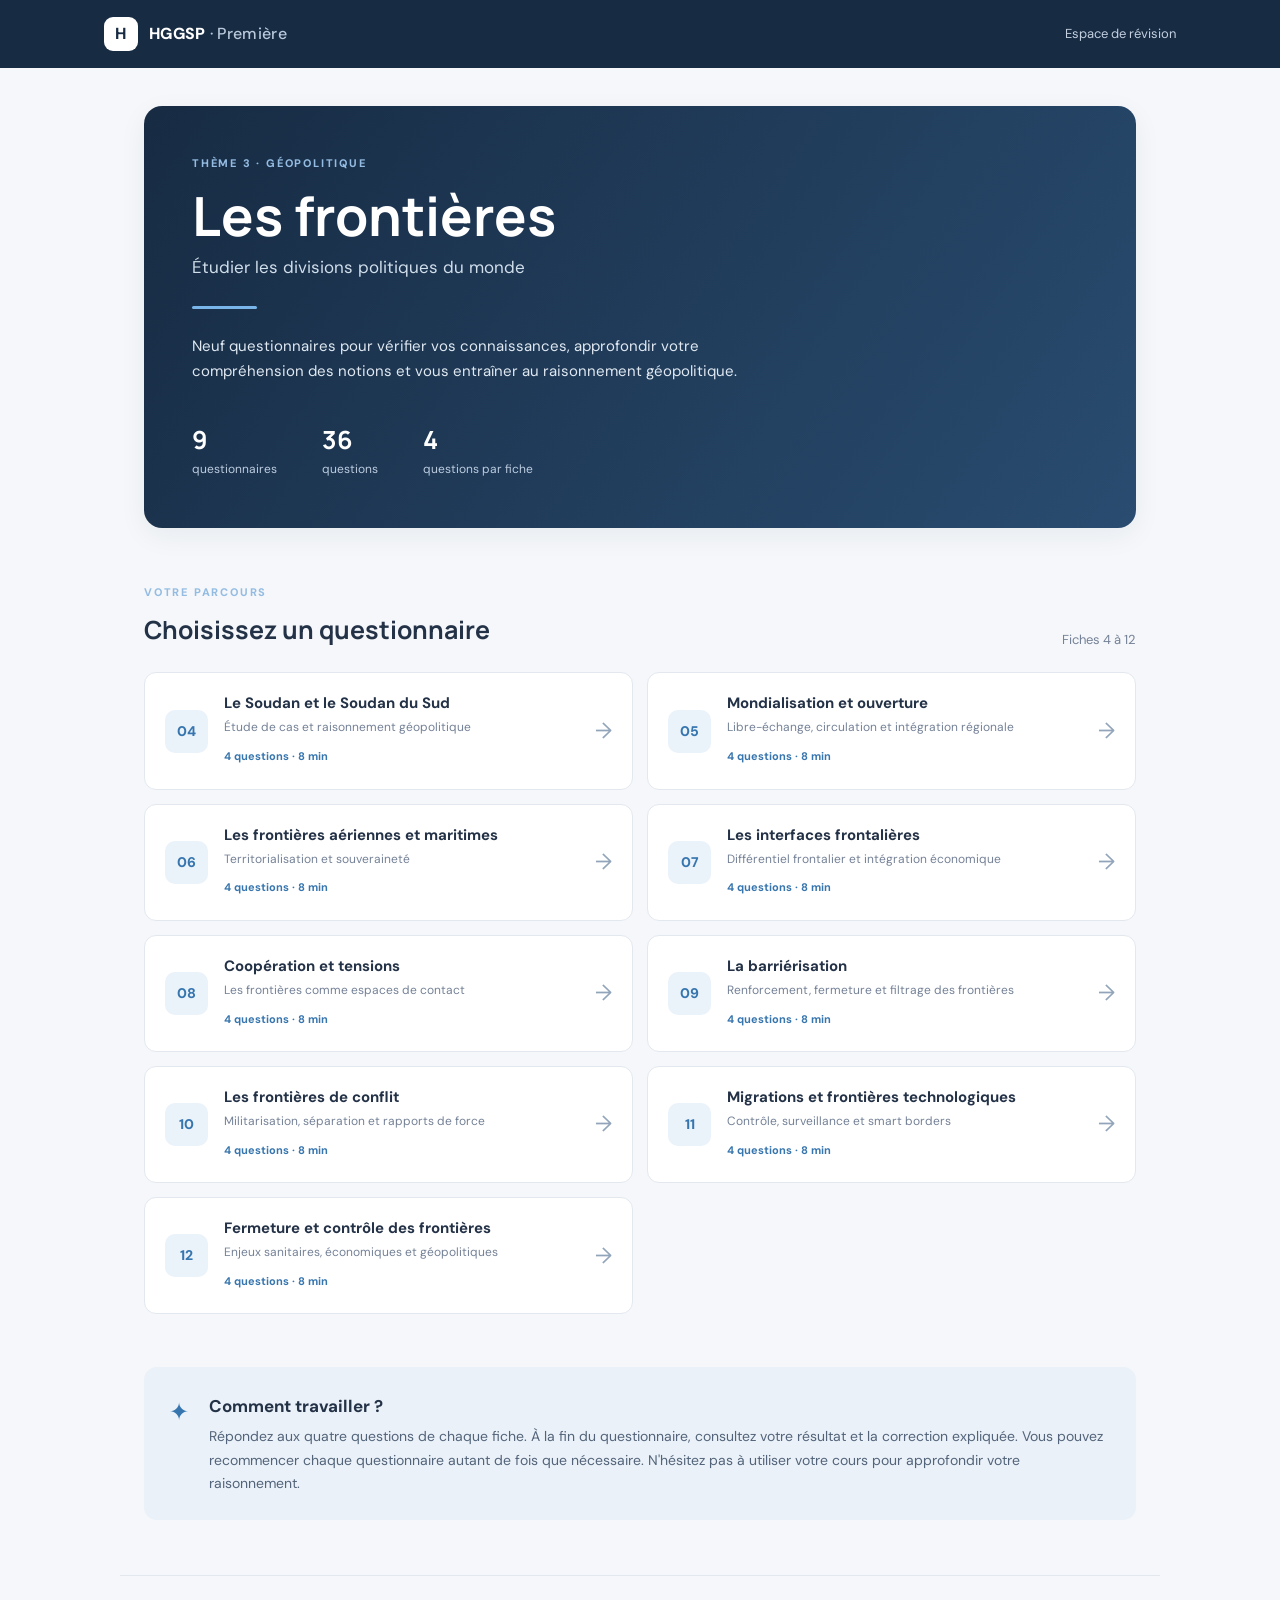
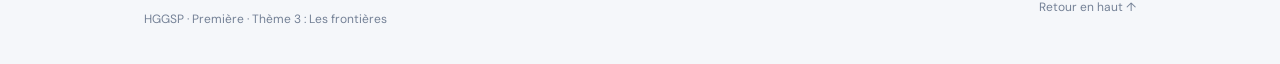
<file: index.html>
<!DOCTYPE html>
<html lang="fr">
<head>
  <meta charset="UTF-8">
  <meta name="viewport" content="width=device-width, initial-scale=1.0">
  <meta name="description" content="Application de révision HGGSP Première : les frontières.">
  <title>Réviser les frontières – HGGSP</title>
  <link rel="stylesheet" href="css/style.css">
</head>

<body>
  <header class="site-header">
    <div class="header-inner">
      <a href="index.html" class="brand">
        <span class="brand-mark">H</span>
        <span>HGGSP <span class="brand-light">· Première</span></span>
      </a>
      <span class="header-label">Espace de révision</span>
    </div>
  </header>

  <main class="container">
    <section class="hero">
      <div class="hero-tag">THÈME 3 · GÉOPOLITIQUE</div>
      <h1>Les frontières</h1>
      <p class="hero-subtitle">
        Étudier les divisions politiques du monde
      </p>
      <div class="hero-line"></div>
      <p class="hero-description">
        Neuf questionnaires pour vérifier vos connaissances,
        approfondir votre compréhension des notions et vous
        entraîner au raisonnement géopolitique.
      </p>
      <div class="hero-stats">
        <div>
          <strong>9</strong>
          <span>questionnaires</span>
        </div>
        <div>
          <strong>36</strong>
          <span>questions</span>
        </div>
        <div>
          <strong>4</strong>
          <span>questions par fiche</span>
        </div>
      </div>
    </section>

    <section class="qcm-section">
      <div class="section-heading">
        <div>
          <span class="eyebrow">VOTRE PARCOURS</span>
          <h2>Choisissez un questionnaire</h2>
        </div>
        <span class="section-count">Fiches 4 à 12</span>
      </div>

      <div class="qcm-grid">

        <a class="qcm-card" href="qcm/qcm-4.html">
          <span class="card-number">04</span>
          <div class="card-content">
            <h3>Le Soudan et le Soudan du Sud</h3>
            <p>Étude de cas et raisonnement géopolitique</p>
            <span class="card-meta">4 questions · 8 min</span>
          </div>
          <span class="card-arrow">→</span>
        </a>

        <a class="qcm-card" href="qcm/qcm-5.html">
          <span class="card-number">05</span>
          <div class="card-content">
            <h3>Mondialisation et ouverture</h3>
            <p>Libre-échange, circulation et intégration régionale</p>
            <span class="card-meta">4 questions · 8 min</span>
          </div>
          <span class="card-arrow">→</span>
        </a>

        <a class="qcm-card" href="qcm/qcm-6.html">
          <span class="card-number">06</span>
          <div class="card-content">
            <h3>Les frontières aériennes et maritimes</h3>
            <p>Territorialisation et souveraineté</p>
            <span class="card-meta">4 questions · 8 min</span>
          </div>
          <span class="card-arrow">→</span>
        </a>

        <a class="qcm-card" href="qcm/qcm-7.html">
          <span class="card-number">07</span>
          <div class="card-content">
            <h3>Les interfaces frontalières</h3>
            <p>Différentiel frontalier et intégration économique</p>
            <span class="card-meta">4 questions · 8 min</span>
          </div>
          <span class="card-arrow">→</span>
        </a>

        <a class="qcm-card" href="qcm/qcm-8.html">
          <span class="card-number">08</span>
          <div class="card-content">
            <h3>Coopération et tensions</h3>
            <p>Les frontières comme espaces de contact</p>
            <span class="card-meta">4 questions · 8 min</span>
          </div>
          <span class="card-arrow">→</span>
        </a>

        <a class="qcm-card" href="qcm/qcm-9.html">
          <span class="card-number">09</span>
          <div class="card-content">
            <h3>La barriérisation</h3>
            <p>Renforcement, fermeture et filtrage des frontières</p>
            <span class="card-meta">4 questions · 8 min</span>
          </div>
          <span class="card-arrow">→</span>
        </a>

        <a class="qcm-card" href="qcm/qcm-10.html">
          <span class="card-number">10</span>
          <div class="card-content">
            <h3>Les frontières de conflit</h3>
            <p>Militarisation, séparation et rapports de force</p>
            <span class="card-meta">4 questions · 8 min</span>
          </div>
          <span class="card-arrow">→</span>
        </a>

        <a class="qcm-card" href="qcm/qcm-11.html">
          <span class="card-number">11</span>
          <div class="card-content">
            <h3>Migrations et frontières technologiques</h3>
            <p>Contrôle, surveillance et smart borders</p>
            <span class="card-meta">4 questions · 8 min</span>
          </div>
          <span class="card-arrow">→</span>
        </a>

        <a class="qcm-card" href="qcm/qcm-12.html">
          <span class="card-number">12</span>
          <div class="card-content">
            <h3>Fermeture et contrôle des frontières</h3>
            <p>Enjeux sanitaires, économiques et géopolitiques</p>
            <span class="card-meta">4 questions · 8 min</span>
          </div>
          <span class="card-arrow">→</span>
        </a>

      </div>
    </section>

    <section class="instructions">
      <div class="instruction-icon">✦</div>
      <div>
        <h2>Comment travailler ?</h2>
        <p>
          Répondez aux quatre questions de chaque fiche.
          À la fin du questionnaire, consultez votre résultat
          et la correction expliquée. Vous pouvez recommencer
          chaque questionnaire autant de fois que nécessaire.
          N'hésitez pas à utiliser votre cours pour approfondir
          votre raisonnement.
        </p>
      </div>
    </section>
  </main>

  <footer class="site-footer">
    <p>HGGSP · Première · Thème 3 : Les frontières</p>
    <a href="#top">Retour en haut ↑</a>
  </footer>
</body>
</html>
</file>
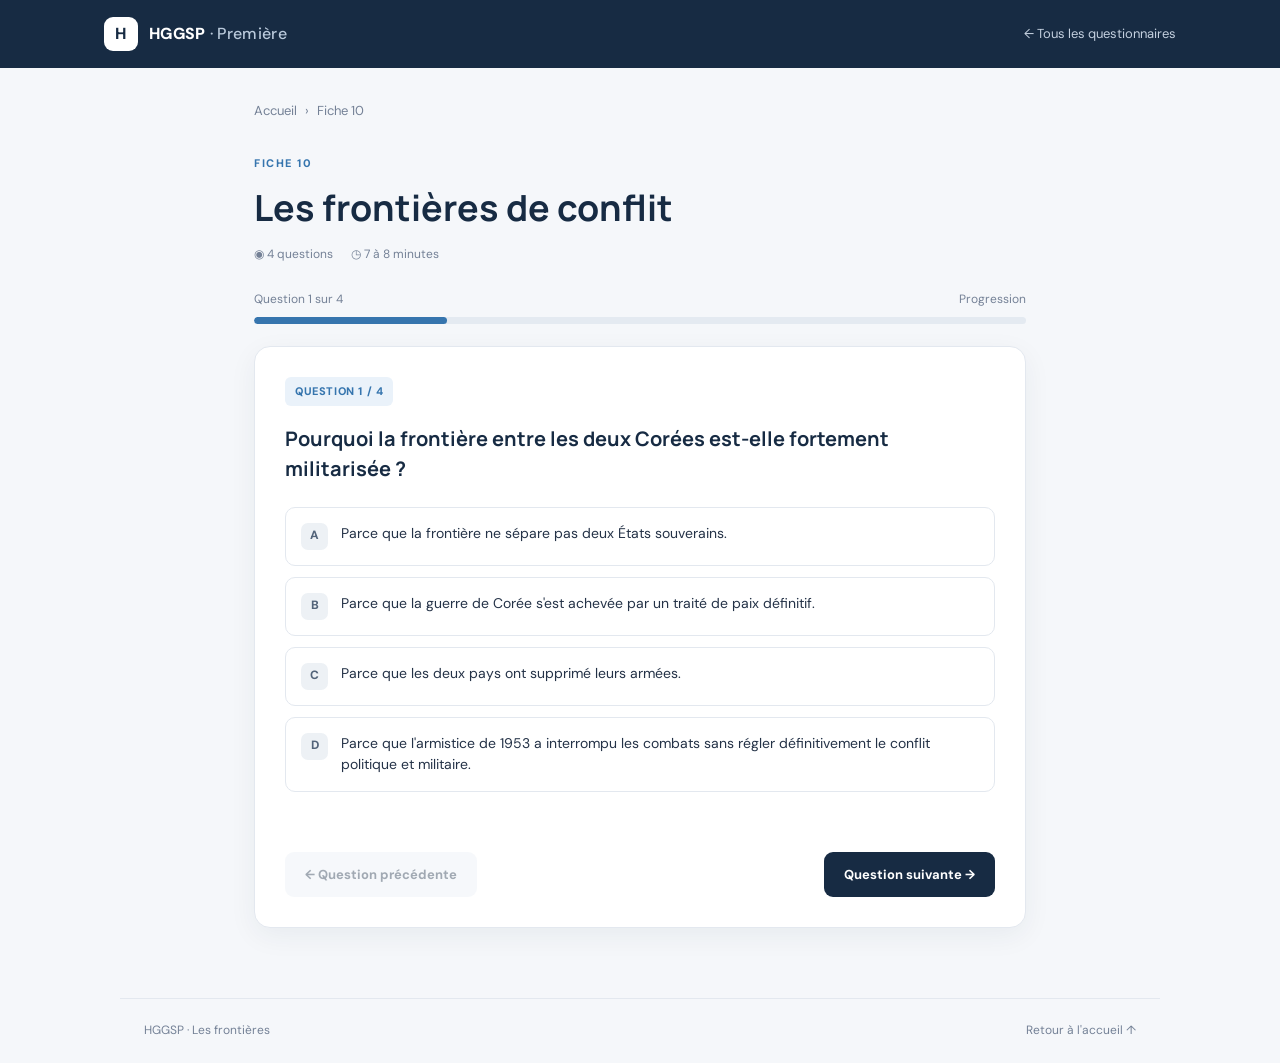
<file: qcm/qcm-10.html>
<!DOCTYPE html>
<html lang="fr">
<head>
  <meta charset="UTF-8">
  <meta name="viewport" content="width=device-width, initial-scale=1.0">
  <title>QCM 10 – HGGSP</title>
  <link rel="stylesheet" href="../css/style.css">
  <script src="../js/questions.js" defer></script>
  <script src="../js/qcm.js" defer></script>
</head>
<body data-qcm="10">

  <header class="site-header">
    <div class="header-inner">
      <a href="../index.html" class="brand">
        <span class="brand-mark">H</span>
        <span>HGGSP <span class="brand-light">· Première</span></span>
      </a>
      <a href="../index.html" class="header-label">← Tous les questionnaires</a>
    </div>
  </header>

  <main class="quiz-container">
    <nav class="breadcrumb">
      <a href="../index.html">Accueil</a>
      <span>›</span>
      <span>Fiche 10</span>
    </nav>

    <section class="quiz-heading">
      <span class="quiz-label" id="quiz-number"></span>
      <h1 id="quiz-title"></h1>
      <p id="quiz-subtitle"></p>
      <div class="quiz-info">
        <span>◉ 4 questions</span>
        <span>◷ <span id="quiz-duration"></span></span>
      </div>
    </section>

    <section class="progress-area">
      <div class="progress-label">
        <span id="progress-text"></span>
        <span>Progression</span>
      </div>
      <div class="progress-track">
        <div class="progress-fill" id="progress-fill"></div>
      </div>
    </section>

    <div id="question-area"></div>
    <div id="result-area" class="hidden"></div>
  </main>

  <footer class="site-footer">
    <span>HGGSP · Les frontières</span>
    <a href="../index.html">Retour à l'accueil ↑</a>
  </footer>

</body>
</html>
</file>
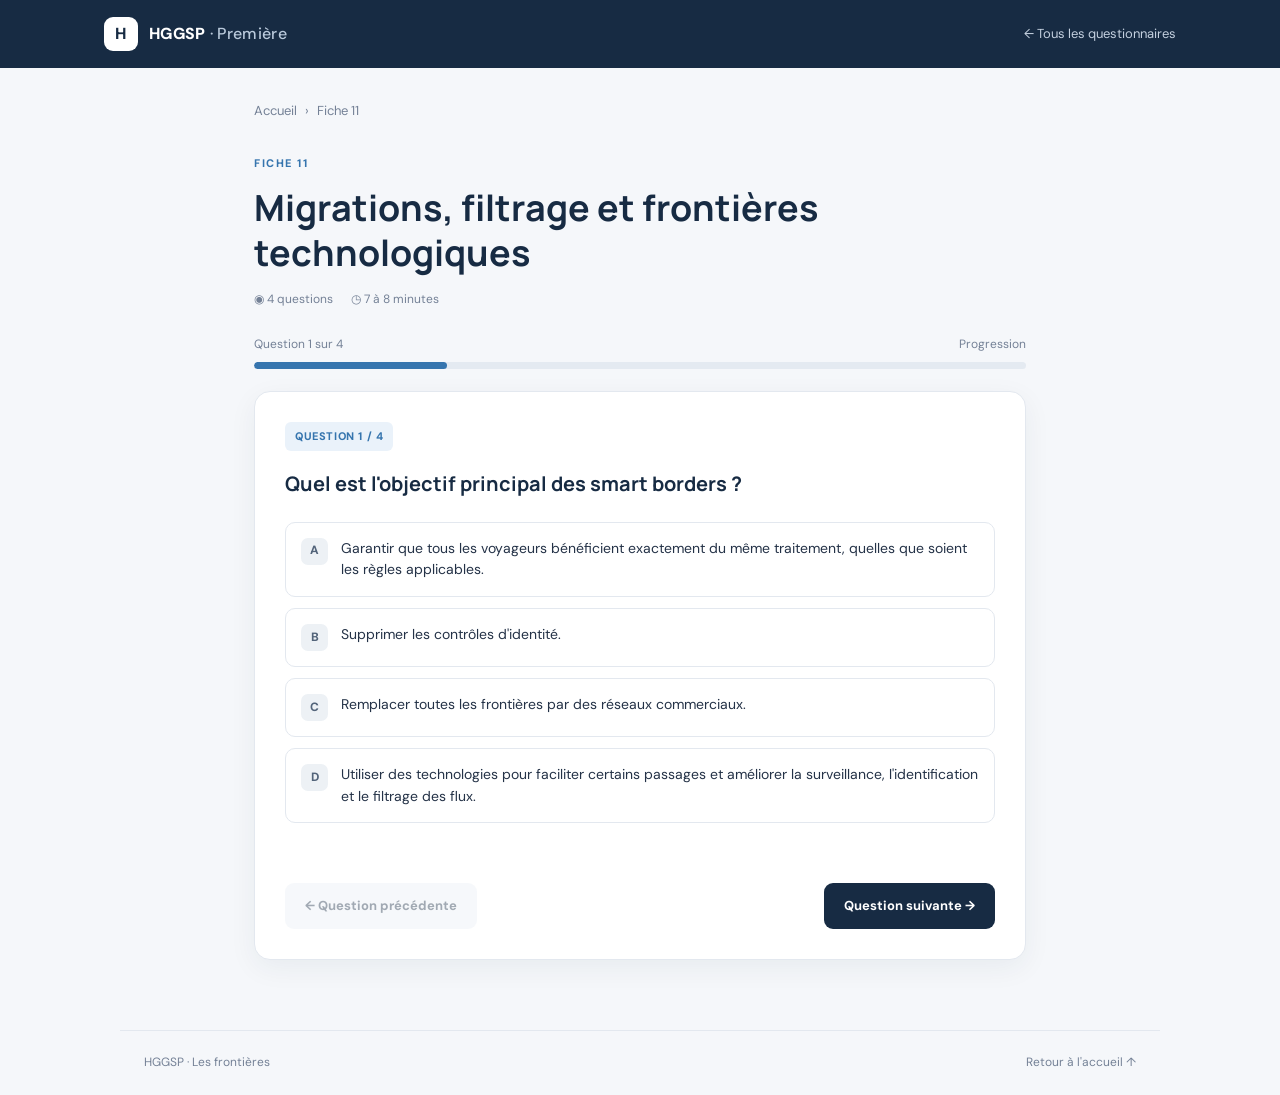
<file: qcm/qcm-11.html>
<!DOCTYPE html>
<html lang="fr">
<head>
  <meta charset="UTF-8">
  <meta name="viewport" content="width=device-width, initial-scale=1.0">
  <title>QCM 11 – HGGSP</title>
  <link rel="stylesheet" href="../css/style.css">
  <script src="../js/questions.js" defer></script>
  <script src="../js/qcm.js" defer></script>
</head>
<body data-qcm="11">

  <header class="site-header">
    <div class="header-inner">
      <a href="../index.html" class="brand">
        <span class="brand-mark">H</span>
        <span>HGGSP <span class="brand-light">· Première</span></span>
      </a>
      <a href="../index.html" class="header-label">← Tous les questionnaires</a>
    </div>
  </header>

  <main class="quiz-container">
    <nav class="breadcrumb">
      <a href="../index.html">Accueil</a>
      <span>›</span>
      <span>Fiche 11</span>
    </nav>

    <section class="quiz-heading">
      <span class="quiz-label" id="quiz-number"></span>
      <h1 id="quiz-title"></h1>
      <p id="quiz-subtitle"></p>
      <div class="quiz-info">
        <span>◉ 4 questions</span>
        <span>◷ <span id="quiz-duration"></span></span>
      </div>
    </section>

    <section class="progress-area">
      <div class="progress-label">
        <span id="progress-text"></span>
        <span>Progression</span>
      </div>
      <div class="progress-track">
        <div class="progress-fill" id="progress-fill"></div>
      </div>
    </section>

    <div id="question-area"></div>
    <div id="result-area" class="hidden"></div>
  </main>

  <footer class="site-footer">
    <span>HGGSP · Les frontières</span>
    <a href="../index.html">Retour à l'accueil ↑</a>
  </footer>

</body>
</html>
</file>
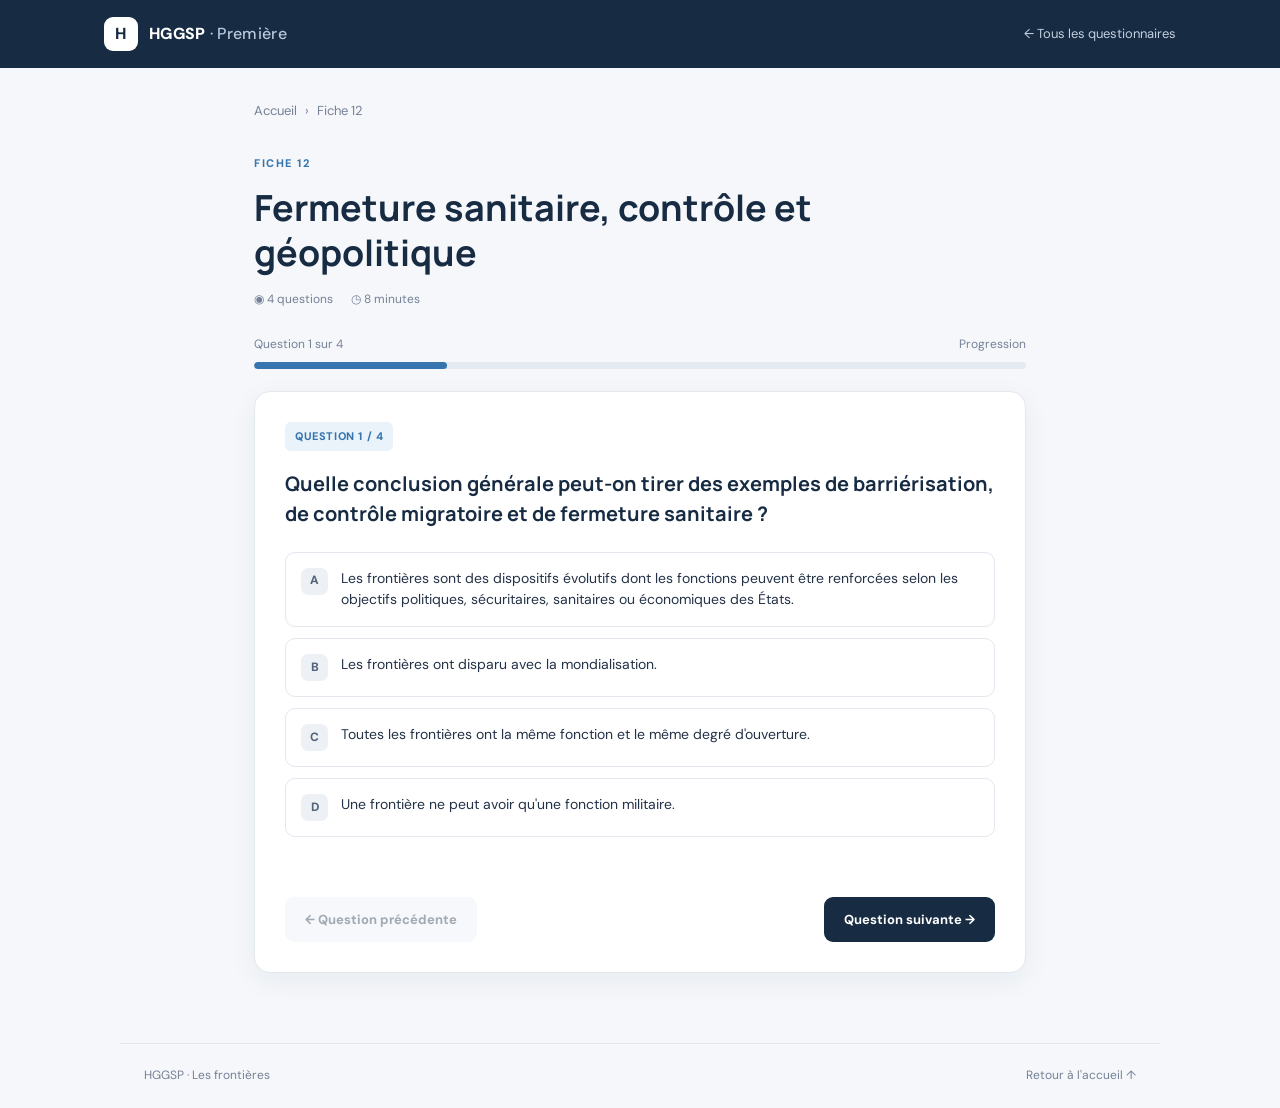
<file: qcm/qcm-12.html>
<!DOCTYPE html>
<html lang="fr">
<head>
  <meta charset="UTF-8">
  <meta name="viewport" content="width=device-width, initial-scale=1.0">
  <title>QCM 12 – HGGSP</title>
  <link rel="stylesheet" href="../css/style.css">
  <script src="../js/questions.js" defer></script>
  <script src="../js/qcm.js" defer></script>
</head>
<body data-qcm="12">

  <header class="site-header">
    <div class="header-inner">
      <a href="../index.html" class="brand">
        <span class="brand-mark">H</span>
        <span>HGGSP <span class="brand-light">· Première</span></span>
      </a>
      <a href="../index.html" class="header-label">← Tous les questionnaires</a>
    </div>
  </header>

  <main class="quiz-container">
    <nav class="breadcrumb">
      <a href="../index.html">Accueil</a>
      <span>›</span>
      <span>Fiche 12</span>
    </nav>

    <section class="quiz-heading">
      <span class="quiz-label" id="quiz-number"></span>
      <h1 id="quiz-title"></h1>
      <p id="quiz-subtitle"></p>
      <div class="quiz-info">
        <span>◉ 4 questions</span>
        <span>◷ <span id="quiz-duration"></span></span>
      </div>
    </section>

    <section class="progress-area">
      <div class="progress-label">
        <span id="progress-text"></span>
        <span>Progression</span>
      </div>
      <div class="progress-track">
        <div class="progress-fill" id="progress-fill"></div>
      </div>
    </section>

    <div id="question-area"></div>
    <div id="result-area" class="hidden"></div>
  </main>

  <footer class="site-footer">
    <span>HGGSP · Les frontières</span>
    <a href="../index.html">Retour à l'accueil ↑</a>
  </footer>

</body>
</html>
</file>
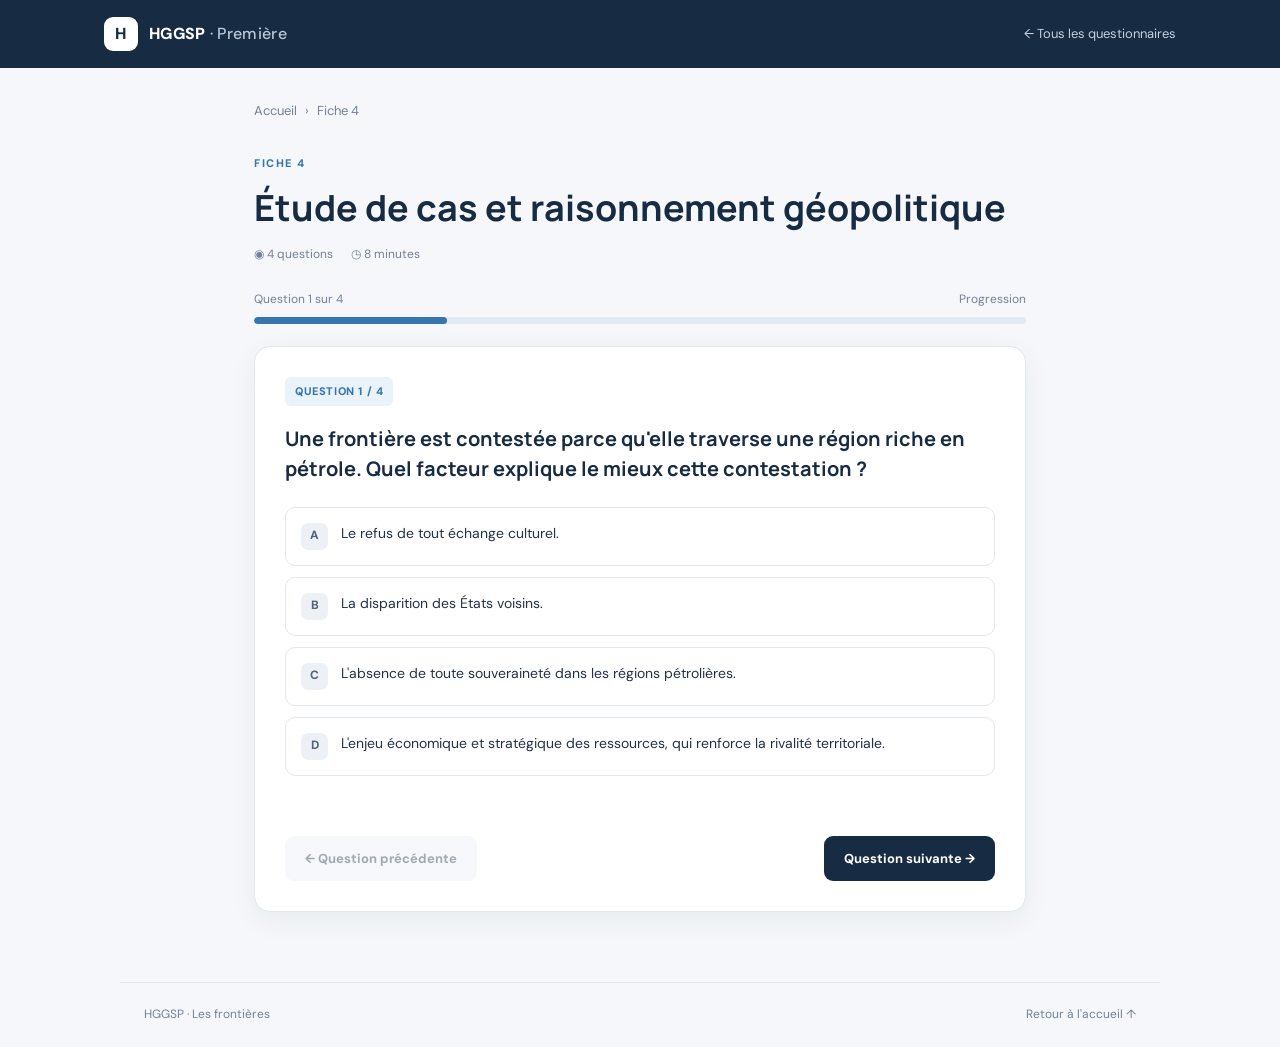
<file: qcm/qcm-4.html>
<!DOCTYPE html>
<html lang="fr">
<head>
  <meta charset="UTF-8">
  <meta name="viewport" content="width=device-width, initial-scale=1.0">
  <title>QCM 4 – HGGSP</title>
  <link rel="stylesheet" href="../css/style.css">
  <script src="../js/questions.js" defer></script>
  <script src="../js/qcm.js" defer></script>
</head>
<body data-qcm="4">

  <header class="site-header">
    <div class="header-inner">
      <a href="../index.html" class="brand">
        <span class="brand-mark">H</span>
        <span>HGGSP <span class="brand-light">· Première</span></span>
      </a>
      <a href="../index.html" class="header-label">← Tous les questionnaires</a>
    </div>
  </header>

  <main class="quiz-container">

    <nav class="breadcrumb">
      <a href="../index.html">Accueil</a>
      <span>›</span>
      <span>Fiche 4</span>
    </nav>

    <section class="quiz-heading">
      <span class="quiz-label" id="quiz-number"></span>
      <h1 id="quiz-title"></h1>
      <p id="quiz-subtitle"></p>
      <div class="quiz-info">
        <span>◉ 4 questions</span>
        <span>◷ <span id="quiz-duration"></span></span>
      </div>
    </section>

    <section class="progress-area">
      <div class="progress-label">
        <span id="progress-text"></span>
        <span>Progression</span>
      </div>
      <div class="progress-track">
        <div class="progress-fill" id="progress-fill"></div>
      </div>
    </section>

    <div id="question-area"></div>
    <div id="result-area" class="hidden"></div>

  </main>

  <footer class="site-footer">
    <span>HGGSP · Les frontières</span>
    <a href="../index.html">Retour à l'accueil ↑</a>
  </footer>

</body>
</html>
</file>
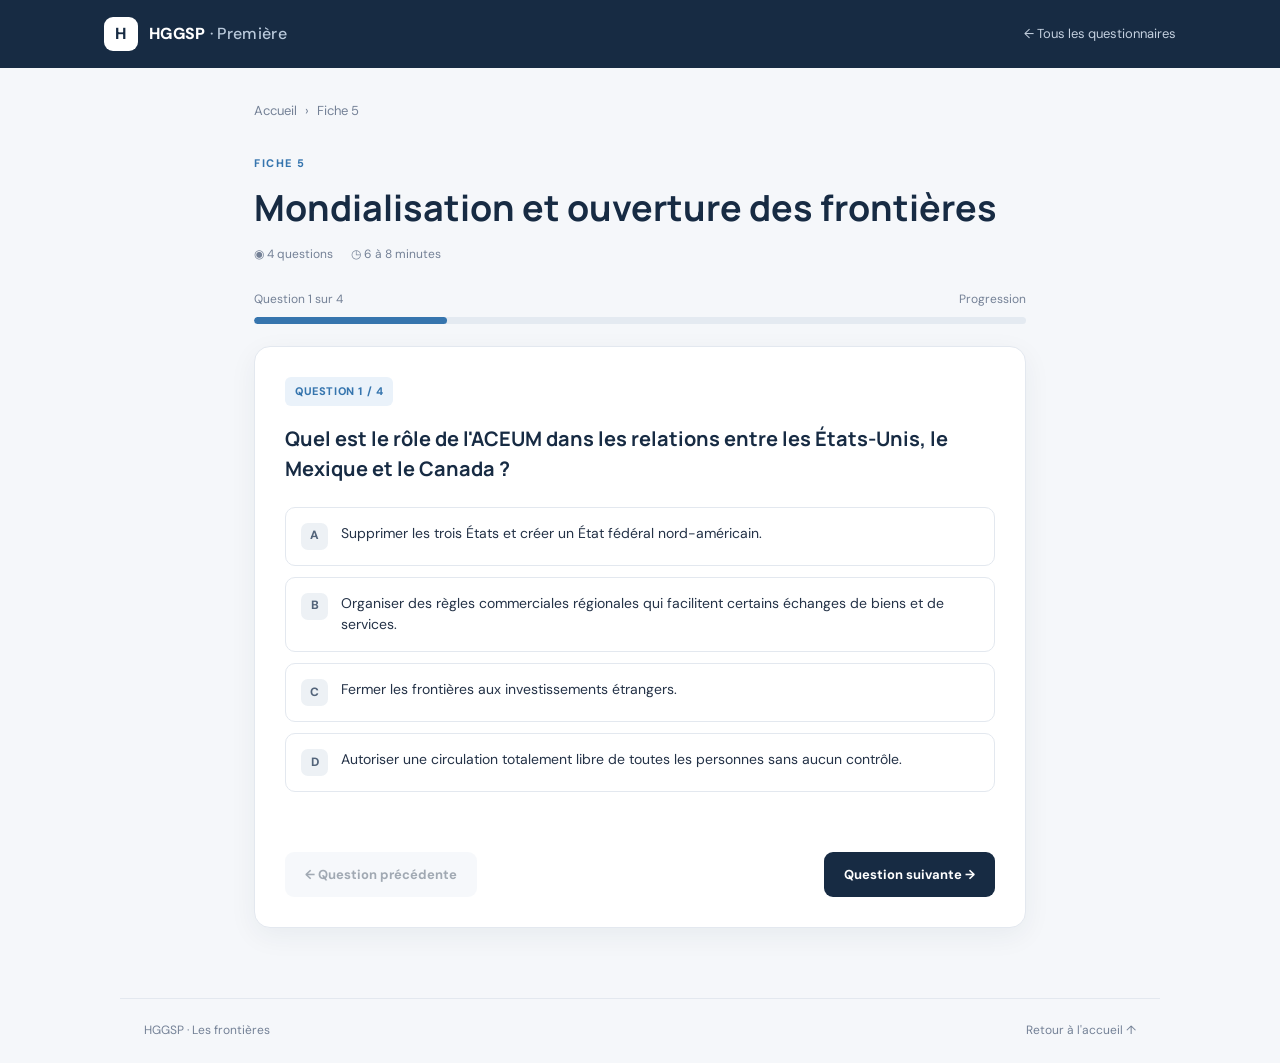
<file: qcm/qcm-5.html>
<!DOCTYPE html>
<html lang="fr">
<head>
  <meta charset="UTF-8">
  <meta name="viewport" content="width=device-width, initial-scale=1.0">
  <title>QCM 5 – HGGSP</title>
  <link rel="stylesheet" href="../css/style.css">
  <script src="../js/questions.js" defer></script>
  <script src="../js/qcm.js" defer></script>
</head>
<body data-qcm="5">

  <header class="site-header">
    <div class="header-inner">
      <a href="../index.html" class="brand">
        <span class="brand-mark">H</span>
        <span>HGGSP <span class="brand-light">· Première</span></span>
      </a>
      <a href="../index.html" class="header-label">← Tous les questionnaires</a>
    </div>
  </header>

  <main class="quiz-container">
    <nav class="breadcrumb">
      <a href="../index.html">Accueil</a>
      <span>›</span>
      <span>Fiche 5</span>
    </nav>

    <section class="quiz-heading">
      <span class="quiz-label" id="quiz-number"></span>
      <h1 id="quiz-title"></h1>
      <p id="quiz-subtitle"></p>
      <div class="quiz-info">
        <span>◉ 4 questions</span>
        <span>◷ <span id="quiz-duration"></span></span>
      </div>
    </section>

    <section class="progress-area">
      <div class="progress-label">
        <span id="progress-text"></span>
        <span>Progression</span>
      </div>
      <div class="progress-track">
        <div class="progress-fill" id="progress-fill"></div>
      </div>
    </section>

    <div id="question-area"></div>
    <div id="result-area" class="hidden"></div>
  </main>

  <footer class="site-footer">
    <span>HGGSP · Les frontières</span>
    <a href="../index.html">Retour à l'accueil ↑</a>
  </footer>

</body>
</html>
</file>
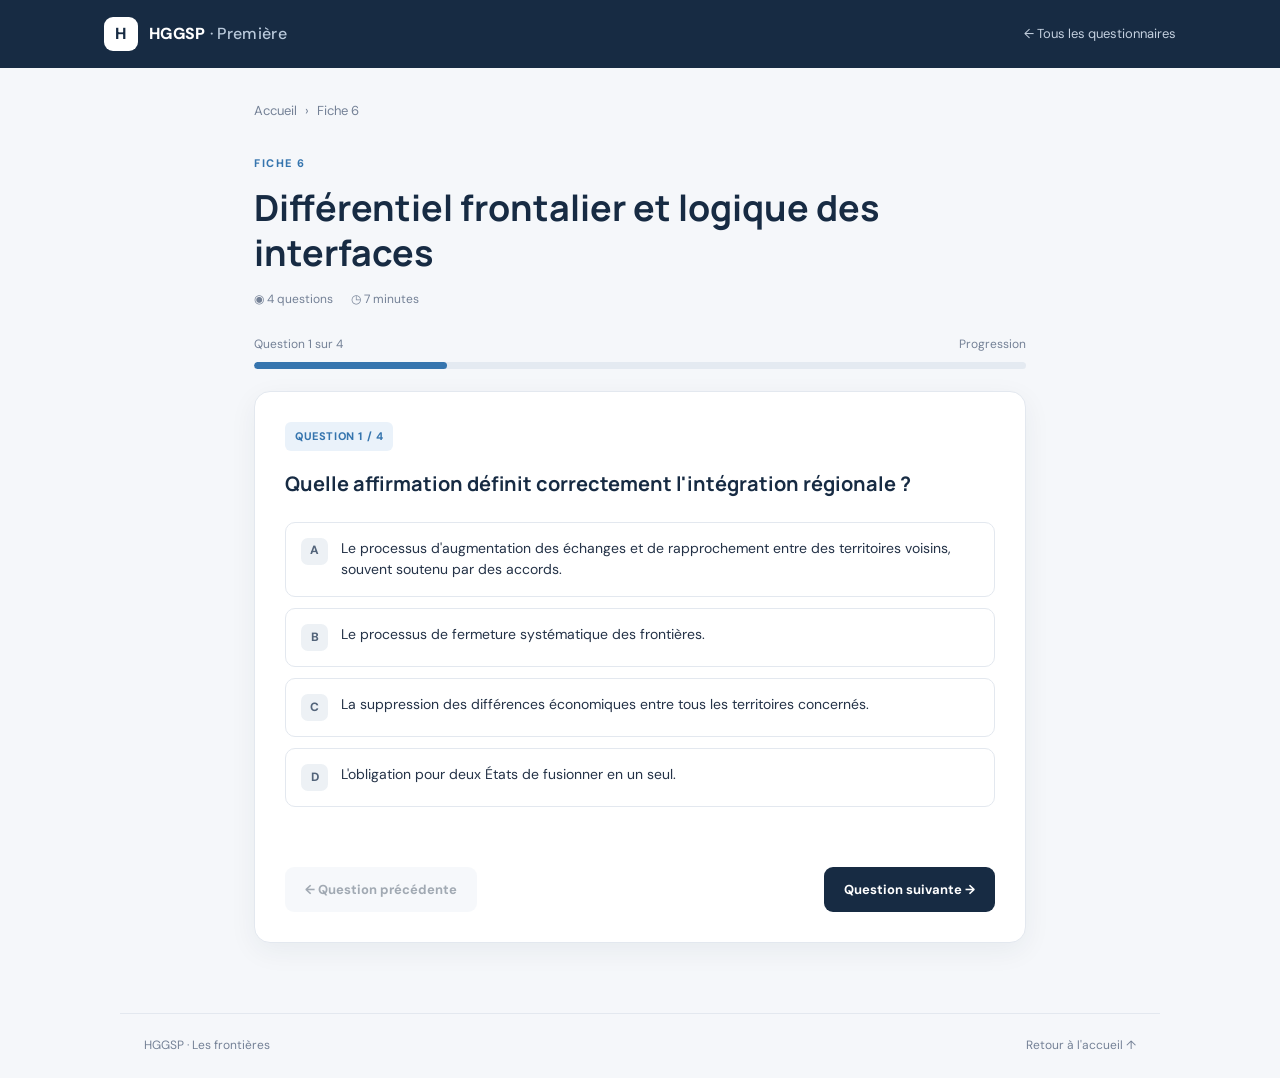
<file: qcm/qcm-6.html>
<!DOCTYPE html>
<html lang="fr">
<head>
  <meta charset="UTF-8">
  <meta name="viewport" content="width=device-width, initial-scale=1.0">
  <title>QCM 6 – HGGSP</title>
  <link rel="stylesheet" href="../css/style.css">
  <script src="../js/questions.js" defer></script>
  <script src="../js/qcm.js" defer></script>
</head>
<body data-qcm="6">

  <header class="site-header">
    <div class="header-inner">
      <a href="../index.html" class="brand">
        <span class="brand-mark">H</span>
        <span>HGGSP <span class="brand-light">· Première</span></span>
      </a>
      <a href="../index.html" class="header-label">← Tous les questionnaires</a>
    </div>
  </header>

  <main class="quiz-container">
    <nav class="breadcrumb">
      <a href="../index.html">Accueil</a>
      <span>›</span>
      <span>Fiche 6</span>
    </nav>

    <section class="quiz-heading">
      <span class="quiz-label" id="quiz-number"></span>
      <h1 id="quiz-title"></h1>
      <p id="quiz-subtitle"></p>
      <div class="quiz-info">
        <span>◉ 4 questions</span>
        <span>◷ <span id="quiz-duration"></span></span>
      </div>
    </section>

    <section class="progress-area">
      <div class="progress-label">
        <span id="progress-text"></span>
        <span>Progression</span>
      </div>
      <div class="progress-track">
        <div class="progress-fill" id="progress-fill"></div>
      </div>
    </section>

    <div id="question-area"></div>
    <div id="result-area" class="hidden"></div>
  </main>

  <footer class="site-footer">
    <span>HGGSP · Les frontières</span>
    <a href="../index.html">Retour à l'accueil ↑</a>
  </footer>

</body>
</html>
</file>
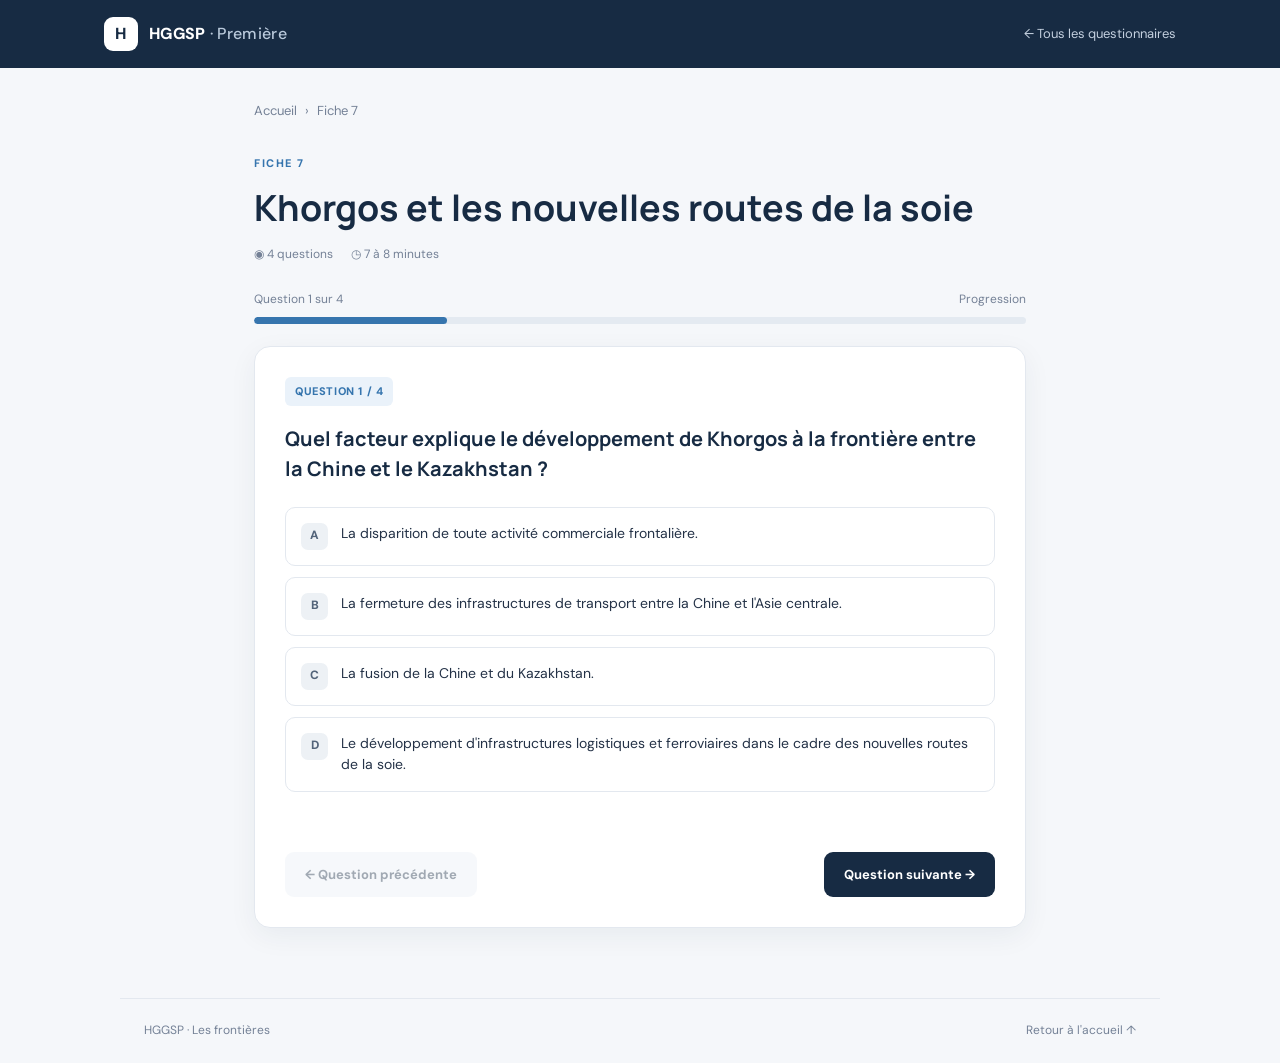
<file: qcm/qcm-7.html>
<!DOCTYPE html>
<html lang="fr">
<head>
  <meta charset="UTF-8">
  <meta name="viewport" content="width=device-width, initial-scale=1.0">
  <title>QCM 7 – HGGSP</title>
  <link rel="stylesheet" href="../css/style.css">
  <script src="../js/questions.js" defer></script>
  <script src="../js/qcm.js" defer></script>
</head>
<body data-qcm="7">

  <header class="site-header">
    <div class="header-inner">
      <a href="../index.html" class="brand">
        <span class="brand-mark">H</span>
        <span>HGGSP <span class="brand-light">· Première</span></span>
      </a>
      <a href="../index.html" class="header-label">← Tous les questionnaires</a>
    </div>
  </header>

  <main class="quiz-container">
    <nav class="breadcrumb">
      <a href="../index.html">Accueil</a>
      <span>›</span>
      <span>Fiche 7</span>
    </nav>

    <section class="quiz-heading">
      <span class="quiz-label" id="quiz-number"></span>
      <h1 id="quiz-title"></h1>
      <p id="quiz-subtitle"></p>
      <div class="quiz-info">
        <span>◉ 4 questions</span>
        <span>◷ <span id="quiz-duration"></span></span>
      </div>
    </section>

    <section class="progress-area">
      <div class="progress-label">
        <span id="progress-text"></span>
        <span>Progression</span>
      </div>
      <div class="progress-track">
        <div class="progress-fill" id="progress-fill"></div>
      </div>
    </section>

    <div id="question-area"></div>
    <div id="result-area" class="hidden"></div>
  </main>

  <footer class="site-footer">
    <span>HGGSP · Les frontières</span>
    <a href="../index.html">Retour à l'accueil ↑</a>
  </footer>

</body>
</html>
</file>
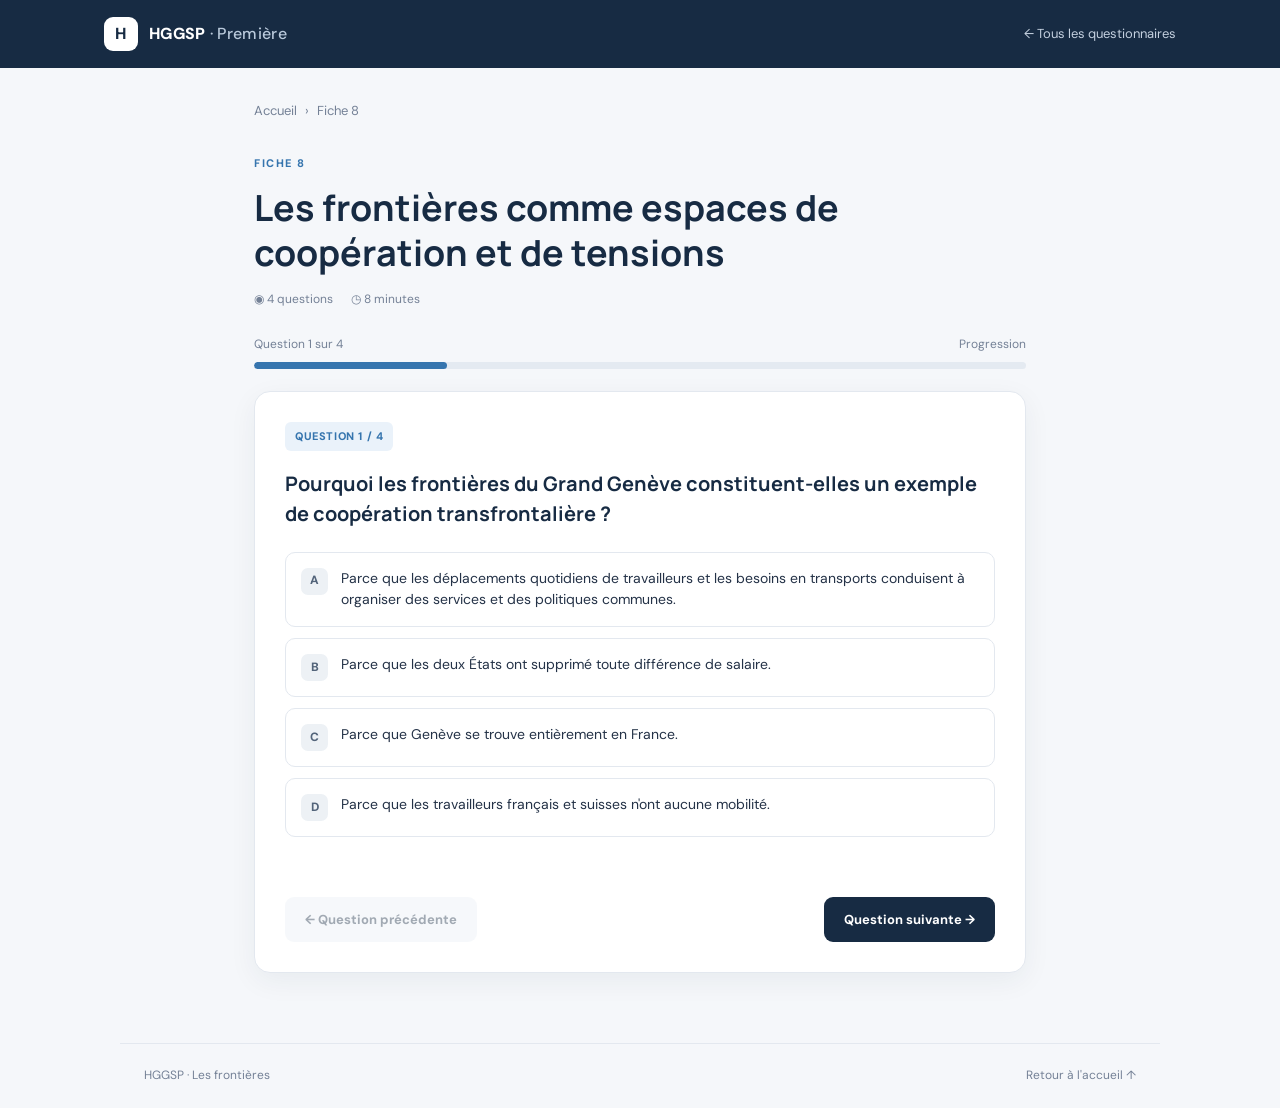
<file: qcm/qcm-8.html>
<!DOCTYPE html>
<html lang="fr">
<head>
  <meta charset="UTF-8">
  <meta name="viewport" content="width=device-width, initial-scale=1.0">
  <title>QCM 8 – HGGSP</title>
  <link rel="stylesheet" href="../css/style.css">
  <script src="../js/questions.js" defer></script>
  <script src="../js/qcm.js" defer></script>
</head>
<body data-qcm="8">

  <header class="site-header">
    <div class="header-inner">
      <a href="../index.html" class="brand">
        <span class="brand-mark">H</span>
        <span>HGGSP <span class="brand-light">· Première</span></span>
      </a>
      <a href="../index.html" class="header-label">← Tous les questionnaires</a>
    </div>
  </header>

  <main class="quiz-container">
    <nav class="breadcrumb">
      <a href="../index.html">Accueil</a>
      <span>›</span>
      <span>Fiche 8</span>
    </nav>

    <section class="quiz-heading">
      <span class="quiz-label" id="quiz-number"></span>
      <h1 id="quiz-title"></h1>
      <p id="quiz-subtitle"></p>
      <div class="quiz-info">
        <span>◉ 4 questions</span>
        <span>◷ <span id="quiz-duration"></span></span>
      </div>
    </section>

    <section class="progress-area">
      <div class="progress-label">
        <span id="progress-text"></span>
        <span>Progression</span>
      </div>
      <div class="progress-track">
        <div class="progress-fill" id="progress-fill"></div>
      </div>
    </section>

    <div id="question-area"></div>
    <div id="result-area" class="hidden"></div>
  </main>

  <footer class="site-footer">
    <span>HGGSP · Les frontières</span>
    <a href="../index.html">Retour à l'accueil ↑</a>
  </footer>

</body>
</html>
</file>
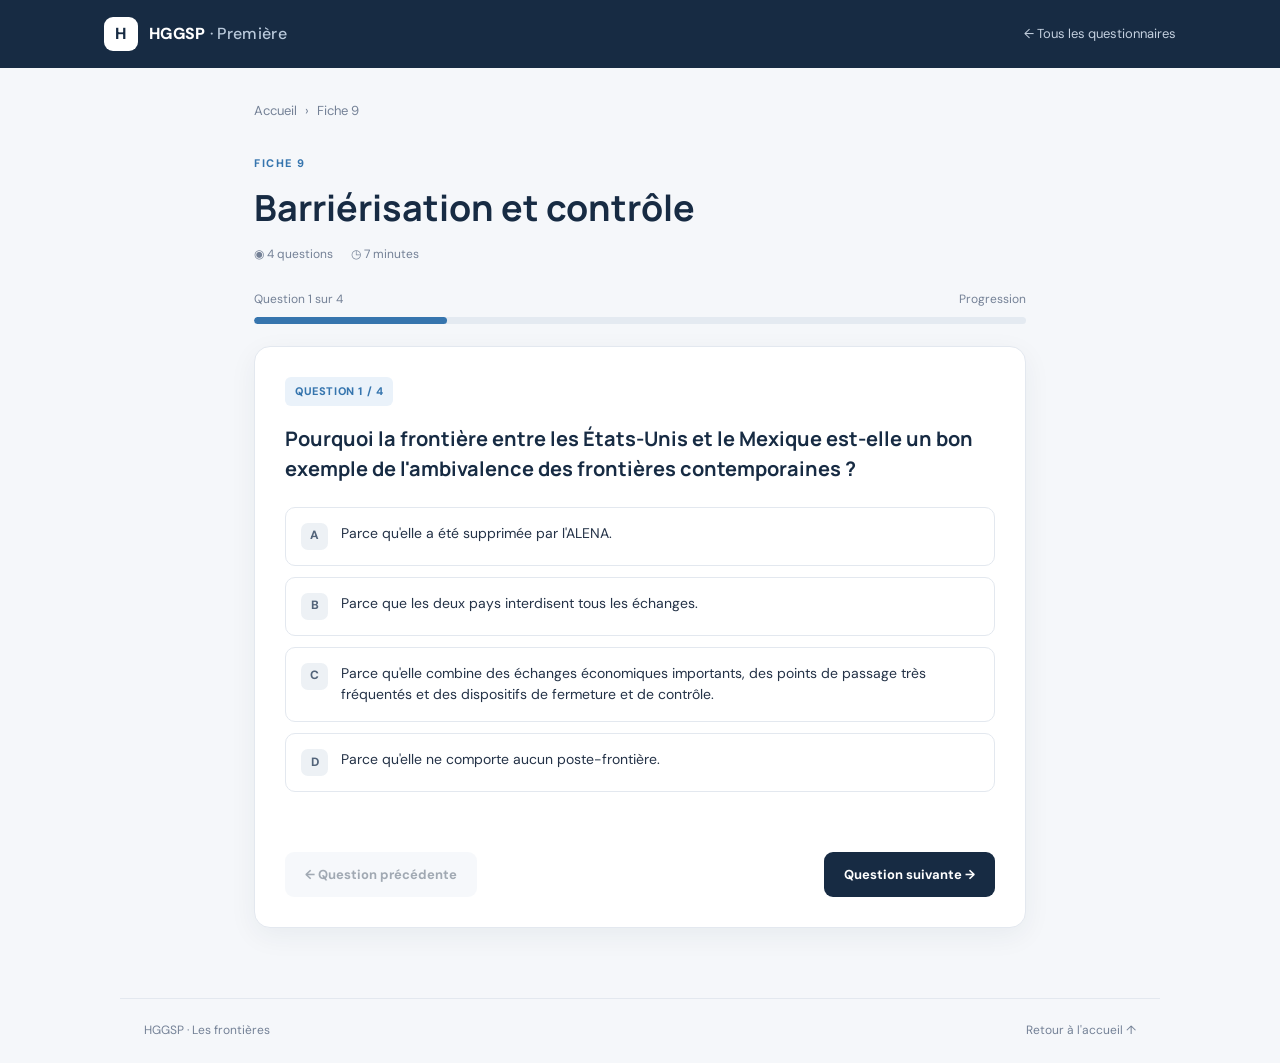
<file: qcm/qcm-9.html>
<!DOCTYPE html>
<html lang="fr">
<head>
  <meta charset="UTF-8">
  <meta name="viewport" content="width=device-width, initial-scale=1.0">
  <title>QCM 9 – HGGSP</title>
  <link rel="stylesheet" href="../css/style.css">
  <script src="../js/questions.js" defer></script>
  <script src="../js/qcm.js" defer></script>
</head>
<body data-qcm="9">

  <header class="site-header">
    <div class="header-inner">
      <a href="../index.html" class="brand">
        <span class="brand-mark">H</span>
        <span>HGGSP <span class="brand-light">· Première</span></span>
      </a>
      <a href="../index.html" class="header-label">← Tous les questionnaires</a>
    </div>
  </header>

  <main class="quiz-container">
    <nav class="breadcrumb">
      <a href="../index.html">Accueil</a>
      <span>›</span>
      <span>Fiche 9</span>
    </nav>

    <section class="quiz-heading">
      <span class="quiz-label" id="quiz-number"></span>
      <h1 id="quiz-title"></h1>
      <p id="quiz-subtitle"></p>
      <div class="quiz-info">
        <span>◉ 4 questions</span>
        <span>◷ <span id="quiz-duration"></span></span>
      </div>
    </section>

    <section class="progress-area">
      <div class="progress-label">
        <span id="progress-text"></span>
        <span>Progression</span>
      </div>
      <div class="progress-track">
        <div class="progress-fill" id="progress-fill"></div>
      </div>
    </section>

    <div id="question-area"></div>
    <div id="result-area" class="hidden"></div>
  </main>

  <footer class="site-footer">
    <span>HGGSP · Les frontières</span>
    <a href="../index.html">Retour à l'accueil ↑</a>
  </footer>

</body>
</html>
</file>
<file: css/style.css>
@import url('https://fonts.googleapis.com/css2?family=DM+Sans:wght@400;500;600;700;800&family=Manrope:wght@400;500;600;700;800&display=swap');

:root {
  --navy: #172b43;
  --navy-light: #233e5d;
  --blue: #3675ae;
  --blue-light: #eaf2fa;
  --text: #243247;
  --muted: #748196;
  --background: #f5f7fa;
  --white: #ffffff;
  --border: #e3e8ef;
  --green: #24835e;
  --green-light: #e8f5ee;
  --red: #bd4949;
  --red-light: #fbeeee;
  --shadow: 0 8px 28px rgba(25, 43, 66, 0.06);
}

* {
  box-sizing: border-box;
}

html {
  scroll-behavior: smooth;
}

body {
  margin: 0;
  background: var(--background);
  color: var(--text);
  font-family: 'DM Sans', sans-serif;
  line-height: 1.65;
}

a {
  color: inherit;
  text-decoration: none;
}

button {
  font: inherit;
}

.site-header {
  background: var(--navy);
  color: white;
}

.header-inner {
  max-width: 1120px;
  margin: auto;
  padding: 17px 24px;
  display: flex;
  align-items: center;
  justify-content: space-between;
}

.brand {
  display: flex;
  align-items: center;
  gap: 11px;
  font-weight: 800;
  letter-spacing: 0.3px;
}

.brand-mark {
  width: 34px;
  height: 34px;
  display: grid;
  place-items: center;
  background: #ffffff;
  color: var(--navy);
  border-radius: 9px;
  font-weight: 800;
}

.brand-light {
  color: #b9c9db;
  font-weight: 500;
}

.header-label {
  color: #c4d0df;
  font-size: 13px;
}

.container {
  max-width: 1040px;
  padding: 0 24px;
  margin: auto;
}

.hero {
  margin-top: 38px;
  padding: 48px;
  border-radius: 18px;
  background: linear-gradient(125deg, #172b43, #294c70);
  color: white;
  box-shadow: var(--shadow);
}

.hero-tag,
.eyebrow {
  font-size: 11px;
  letter-spacing: 1.8px;
  font-weight: 800;
  color: #94bce2;
}

.hero h1 {
  margin: 12px 0 0;
  font-family: 'Manrope', sans-serif;
  font-size: clamp(34px, 6vw, 54px);
  line-height: 1.15;
}

.hero-subtitle {
  margin: 7px 0 0;
  font-size: 17px;
  color: #d1deeb;
}

.hero-line {
  height: 3px;
  width: 65px;
  margin: 25px 0;
  background: #79b5e9;
  border-radius: 5px;
}

.hero-description {
  max-width: 620px;
  color: #e0e9f2;
  font-size: 15px;
}

.hero-stats {
  display: flex;
  gap: 45px;
  margin-top: 35px;
}

.hero-stats div {
  display: flex;
  flex-direction: column;
}

.hero-stats strong {
  font-size: 25px;
  font-family: 'Manrope', sans-serif;
}

.hero-stats span {
  color: #bdcde0;
  font-size: 12px;
}

.qcm-section {
  padding: 50px 0 25px;
}

.section-heading {
  display: flex;
  justify-content: space-between;
  align-items: end;
  margin-bottom: 22px;
}

.section-heading h2 {
  margin: 5px 0 0;
  font-family: 'Manrope', sans-serif;
  font-size: 25px;
}

.section-count {
  font-size: 13px;
  color: var(--muted);
}

.qcm-grid {
  display: grid;
  grid-template-columns: repeat(2, minmax(0, 1fr));
  gap: 14px;
}

.qcm-card {
  display: flex;
  align-items: center;
  gap: 16px;
  background: white;
  padding: 20px;
  border: 1px solid var(--border);
  border-radius: 12px;
  transition: 0.2s ease;
}

.qcm-card:hover {
  transform: translateY(-3px);
  border-color: #a6c6e4;
  box-shadow: var(--shadow);
}

.card-number {
  min-width: 43px;
  height: 43px;
  display: grid;
  place-items: center;
  border-radius: 10px;
  background: var(--blue-light);
  color: var(--blue);
  font-weight: 800;
  font-size: 14px;
}

.card-content {
  flex: 1;
}

.card-content h3 {
  margin: 0;
  font-size: 15px;
  line-height: 1.4;
}

.card-content p {
  margin: 4px 0;
  color: var(--muted);
  font-size: 12px;
}

.card-meta {
  font-size: 11px;
  color: var(--blue);
  font-weight: 700;
}

.card-arrow {
  font-size: 22px;
  color: #91a4ba;
}

.instructions {
  display: flex;
  gap: 20px;
  margin: 28px 0 55px;
  padding: 25px;
  background: #eaf1f8;
  border-radius: 13px;
}

.instruction-icon {
  font-size: 24px;
  color: var(--blue);
}

.instructions h2 {
  margin: 0;
  font-size: 17px;
}

.instructions p {
  margin: 5px 0 0;
  font-size: 14px;
  color: #53647a;
}

.site-footer {
  border-top: 1px solid var(--border);
  padding: 22px 24px;
  display: flex;
  justify-content: space-between;
  max-width: 1040px;
  margin: auto;
  color: var(--muted);
  font-size: 12px;
}

/* Pages des questionnaires */

.quiz-container {
  max-width: 820px;
  margin: auto;
  padding: 32px 24px 70px;
}

.breadcrumb {
  display: flex;
  gap: 8px;
  align-items: center;
  font-size: 13px;
  color: var(--muted);
  margin-bottom: 28px;
}

.breadcrumb a:hover {
  color: var(--blue);
}

.quiz-heading {
  margin-bottom: 25px;
}

.quiz-label {
  color: var(--blue);
  font-size: 11px;
  font-weight: 800;
  letter-spacing: 1.5px;
}

.quiz-heading h1 {
  font-family: 'Manrope', sans-serif;
  font-size: clamp(26px, 5vw, 36px);
  line-height: 1.25;
  color: var(--navy);
  margin: 9px 0;
}

.quiz-heading p {
  color: var(--muted);
  font-size: 14px;
  margin: 0;
}

.quiz-info {
  display: flex;
  gap: 18px;
  margin-top: 15px;
  font-size: 12px;
  color: var(--muted);
}

.progress-area {
  margin-bottom: 22px;
}

.progress-label {
  display: flex;
  justify-content: space-between;
  margin-bottom: 8px;
  color: var(--muted);
  font-size: 12px;
}

.progress-track {
  height: 7px;
  background: #e4eaf1;
  border-radius: 10px;
  overflow: hidden;
}

.progress-fill {
  width: 0%;
  height: 100%;
  background: var(--blue);
  border-radius: 10px;
  transition: width 0.3s ease;
}

.question-card,
.result-card {
  background: white;
  border: 1px solid var(--border);
  border-radius: 16px;
  padding: 30px;
  box-shadow: var(--shadow);
}

.question-number {
  display: inline-block;
  padding: 5px 10px;
  background: var(--blue-light);
  color: var(--blue);
  border-radius: 6px;
  font-size: 11px;
  font-weight: 800;
  letter-spacing: 0.6px;
}

.question-text {
  font-family: 'Manrope', sans-serif;
  font-size: 20px;
  font-weight: 700;
  line-height: 1.5;
  margin: 18px 0 23px;
  color: var(--navy);
}

.options-list {
  display: grid;
  gap: 11px;
}

.option {
  width: 100%;
  display: flex;
  align-items: flex-start;
  gap: 13px;
  padding: 15px;
  border: 1px solid var(--border);
  border-radius: 10px;
  background: white;
  color: var(--text);
  text-align: left;
  cursor: pointer;
  transition: 0.18s ease;
}

.option:hover:not(:disabled) {
  border-color: #8cb6dc;
  background: #f8fbfe;
}

.option.selected {
  border: 2px solid var(--blue);
  background: #eff6fc;
  padding: 14px;
}

.option-letter {
  min-width: 27px;
  height: 27px;
  display: grid;
  place-items: center;
  border-radius: 7px;
  background: #edf1f5;
  color: #53647a;
  font-weight: 800;
  font-size: 12px;
}

.option.selected .option-letter {
  background: var(--blue);
  color: white;
}

.option-text {
  font-size: 14px;
  line-height: 1.55;
}

.quiz-actions {
  display: flex;
  justify-content: space-between;
  gap: 12px;
  margin-top: 25px;
}

.btn {
  border: 0;
  border-radius: 9px;
  padding: 12px 20px;
  font-size: 13px;
  font-weight: 700;
  cursor: pointer;
  transition: 0.2s ease;
}

.btn-primary {
  background: var(--navy);
  color: white;
}

.btn-primary:hover {
  background: var(--navy-light);
}

.btn-secondary {
  background: #eaf0f6;
  color: var(--navy);
}

.btn-secondary:hover {
  background: #dce7f1;
}

.btn:disabled {
  opacity: 0.4;
  cursor: not-allowed;
}

.feedback-message {
  margin-top: 15px;
  font-size: 13px;
  color: var(--red);
  min-height: 20px;
}

.result-card {
  text-align: center;
  margin-top: 20px;
}

.result-score {
  font-family: 'Manrope', sans-serif;
  font-size: 56px;
  font-weight: 800;
  color: var(--navy);
  line-height: 1.2;
}

.result-card h2 {
  font-size: 24px;
  margin: 10px 0;
  color: var(--navy);
}

.result-card > p {
  color: var(--muted);
  font-size: 14px;
}

.result-message {
  margin: 20px auto;
  max-width: 520px;
  padding: 13px;
  background: var(--blue-light);
  border-radius: 9px;
  color: #315878;
  font-size: 13px;
}

.correction-section {
  margin-top: 35px;
}

.correction-section h2 {
  font-family: 'Manrope', sans-serif;
  font-size: 23px;
  color: var(--navy);
}

.correction-item {
  background: white;
  border: 1px solid var(--border);
  border-radius: 12px;
  padding: 22px;
  margin-bottom: 14px;
}

.correction-item.correct {
  border-left: 4px solid var(--green);
}

.correction-item.incorrect {
  border-left: 4px solid var(--red);
}

.correction-item h3 {
  font-size: 15px;
  line-height: 1.5;
  margin: 0 0 14px;
}

.correction-status {
  font-size: 12px;
  font-weight: 800;
  margin-bottom: 12px;
}

.correct .correction-status {
  color: var(--green);
}

.incorrect .correction-status {
  color: var(--red);
}

.correction-answer {
  padding: 12px;
  background: var(--green-light);
  border-radius: 8px;
  font-size: 13px;
  margin-bottom: 10px;
}

.correction-explanation {
  font-size: 13px;
  color: #53647a;
  line-height: 1.7;
}

.correction-item .student-answer {
  font-size: 13px;
  margin-bottom: 8px;
  color: var(--muted);
}

.result-actions {
  display: flex;
  justify-content: center;
  flex-wrap: wrap;
  gap: 12px;
  margin-top: 25px;
}

.hidden {
  display: none !important;
}

@media (max-width: 650px) {
  .container,
  .quiz-container {
    padding-left: 16px;
    padding-right: 16px;
  }

  .hero {
    margin-top: 20px;
    padding: 30px 23px;
  }

  .hero-stats {
    gap: 22px;
  }

  .qcm-grid {
    grid-template-columns: 1fr;
  }

  .section-heading {
    align-items: flex-start;
    flex-direction: column;
    gap: 5px;
  }

  .question-card,
  .result-card {
    padding: 21px;
  }

  .question-text {
    font-size: 18px;
  }

  .quiz-actions {
    flex-direction: column;
  }

  .quiz-actions .btn {
    width: 100%;
  }

  .site-footer {
    padding: 20px 16px;
    gap: 15px;
    flex-wrap: wrap;
  }

  .header-label {
    display: none;
  }
}

@media (prefers-reduced-motion: reduce) {
  *,
  *::before,
  *::after {
    scroll-behavior: auto !important;
    transition: none !important;
  }
}
</file>
